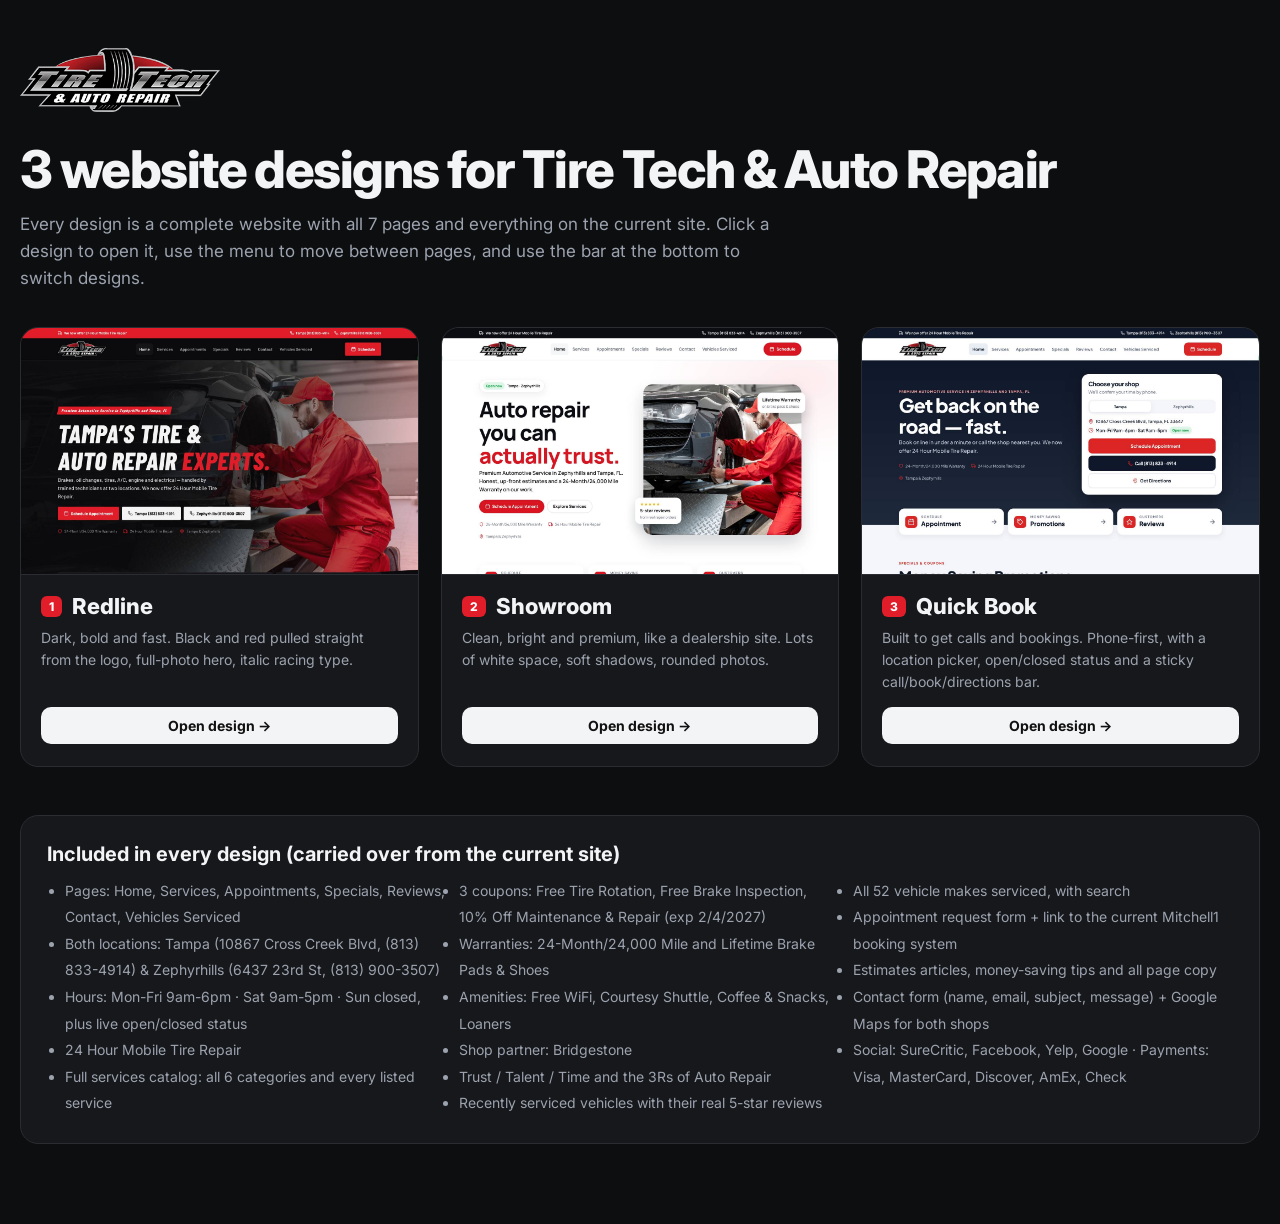
<file: finalists.html>
<!DOCTYPE html><html lang="en"><head><meta charset="utf-8"><meta name="viewport" content="width=device-width,initial-scale=1">
<title>Tire Tech Website Designs</title><link rel="preconnect" href="https://fonts.googleapis.com"><link rel="preconnect" href="https://fonts.gstatic.com" crossorigin><link href="https://fonts.googleapis.com/css2?family=Inter:wght@400;600;800&display=swap" rel="stylesheet">
<style>:root{--bg:#0d0e10;--card:#17181b;--t:#f3f4f6;--m:#9ca3af;--l:#2a2c31;--a:#e11d2a}
*{box-sizing:border-box;margin:0;padding:0}body{background:var(--bg);color:var(--t);font-family:Inter,sans-serif;padding:48px 20px 80px}
.w{max-width:1240px;margin:0 auto}img.logo{height:64px;margin-bottom:22px}h1{font-size:clamp(32px,5vw,52px);font-weight:800;letter-spacing:-.03em}
.sub{color:var(--m);max-width:760px;margin:10px 0 34px;font-size:17px;line-height:1.6}
.g{display:grid;grid-template-columns:repeat(auto-fill,minmax(340px,1fr));gap:22px}
.c{background:var(--card);border:1px solid var(--l);border-radius:18px;overflow:hidden;transition:.2s;display:flex;flex-direction:column}
.c:hover{border-color:var(--a);transform:translateY(-4px)}
.c .shot{aspect-ratio:16/10;background:#000 center top/cover;border-bottom:1px solid var(--l)}
.c .b{padding:18px 20px 22px;flex:1;display:flex;flex-direction:column}
.c h2{font-size:22px;font-weight:800;display:flex;gap:10px;align-items:center}
.c h2 span{font-size:12px;background:var(--a);color:#fff;border-radius:6px;padding:3px 8px}
.c p{color:var(--m);font-size:14px;line-height:1.55;margin:8px 0 14px;flex:1}
.c .go{display:flex;gap:8px}.c .go a{flex:1;text-align:center;padding:10px;border-radius:10px;font-weight:700;font-size:14px;background:var(--t);color:#111;text-decoration:none}
.c .go a+a{background:transparent;color:var(--t);border:1px solid var(--l)}
.inv{margin-top:48px;background:var(--card);border:1px solid var(--l);border-radius:18px;padding:26px}
.inv h3{font-size:20px;margin-bottom:12px}.inv ul{columns:3 240px;color:var(--m);font-size:14px;line-height:1.9;padding-left:18px}
</style></head><body><div class="w">
<img class="logo" src="[data-uri]" alt="Tire Tech & Auto Repair">
<h1>3 website designs for Tire Tech &amp; Auto Repair</h1>
<p class="sub">Every design is a complete website with all 7 pages and everything on the current site. Click a design to open it, use the menu to move between pages, and use the bar at the bottom to switch designs.</p>
<div class="g"><a class="c" href="designs/1-redline.html" style="text-decoration:none;color:inherit"><div class="shot" style="background-image:url(shots/redline.jpg)"></div><div class="b"><h2><span>1</span>Redline</h2><p>Dark, bold and fast. Black and red pulled straight from the logo, full-photo hero, italic racing type.</p><div class="go"><span style="flex:1;text-align:center;padding:10px;border-radius:10px;font-weight:700;font-size:14px;background:#f3f4f6;color:#111">Open design →</span></div></div></a><a class="c" href="designs/2-showroom.html" style="text-decoration:none;color:inherit"><div class="shot" style="background-image:url(shots/showroom.jpg)"></div><div class="b"><h2><span>2</span>Showroom</h2><p>Clean, bright and premium, like a dealership site. Lots of white space, soft shadows, rounded photos.</p><div class="go"><span style="flex:1;text-align:center;padding:10px;border-radius:10px;font-weight:700;font-size:14px;background:#f3f4f6;color:#111">Open design →</span></div></div></a><a class="c" href="designs/3-quickbook.html" style="text-decoration:none;color:inherit"><div class="shot" style="background-image:url(shots/quickbook.jpg)"></div><div class="b"><h2><span>3</span>Quick Book</h2><p>Built to get calls and bookings. Phone-first, with a location picker, open/closed status and a sticky call/book/directions bar.</p><div class="go"><span style="flex:1;text-align:center;padding:10px;border-radius:10px;font-weight:700;font-size:14px;background:#f3f4f6;color:#111">Open design →</span></div></div></a></div>
<div class="inv"><h3>Included in every design (carried over from the current site)</h3><ul>
<li>Pages: Home, Services, Appointments, Specials, Reviews, Contact, Vehicles Serviced</li><li>Both locations: Tampa (10867 Cross Creek Blvd, (813) 833-4914) &amp; Zephyrhills (6437 23rd St, (813) 900-3507)</li>
<li>Hours: Mon-Fri 9am-6pm · Sat 9am-5pm · Sun closed, plus live open/closed status</li><li>24 Hour Mobile Tire Repair</li><li>Full services catalog: all 6 categories and every listed service</li>
<li>3 coupons: Free Tire Rotation, Free Brake Inspection, 10% Off Maintenance &amp; Repair (exp 2/4/2027)</li><li>Warranties: 24-Month/24,000 Mile and Lifetime Brake Pads &amp; Shoes</li>
<li>Amenities: Free WiFi, Courtesy Shuttle, Coffee &amp; Snacks, Loaners</li><li>Shop partner: Bridgestone</li><li>Trust / Talent / Time and the 3Rs of Auto Repair</li>
<li>Recently serviced vehicles with their real 5-star reviews</li><li>All 52 vehicle makes serviced, with search</li><li>Appointment request form + link to the current Mitchell1 booking system</li>
<li>Estimates articles, money-saving tips and all page copy</li><li>Contact form (name, email, subject, message) + Google Maps for both shops</li><li>Social: SureCritic, Facebook, Yelp, Google · Payments: Visa, MasterCard, Discover, AmEx, Check</li></ul></div>
</div></body></html>
</file>
